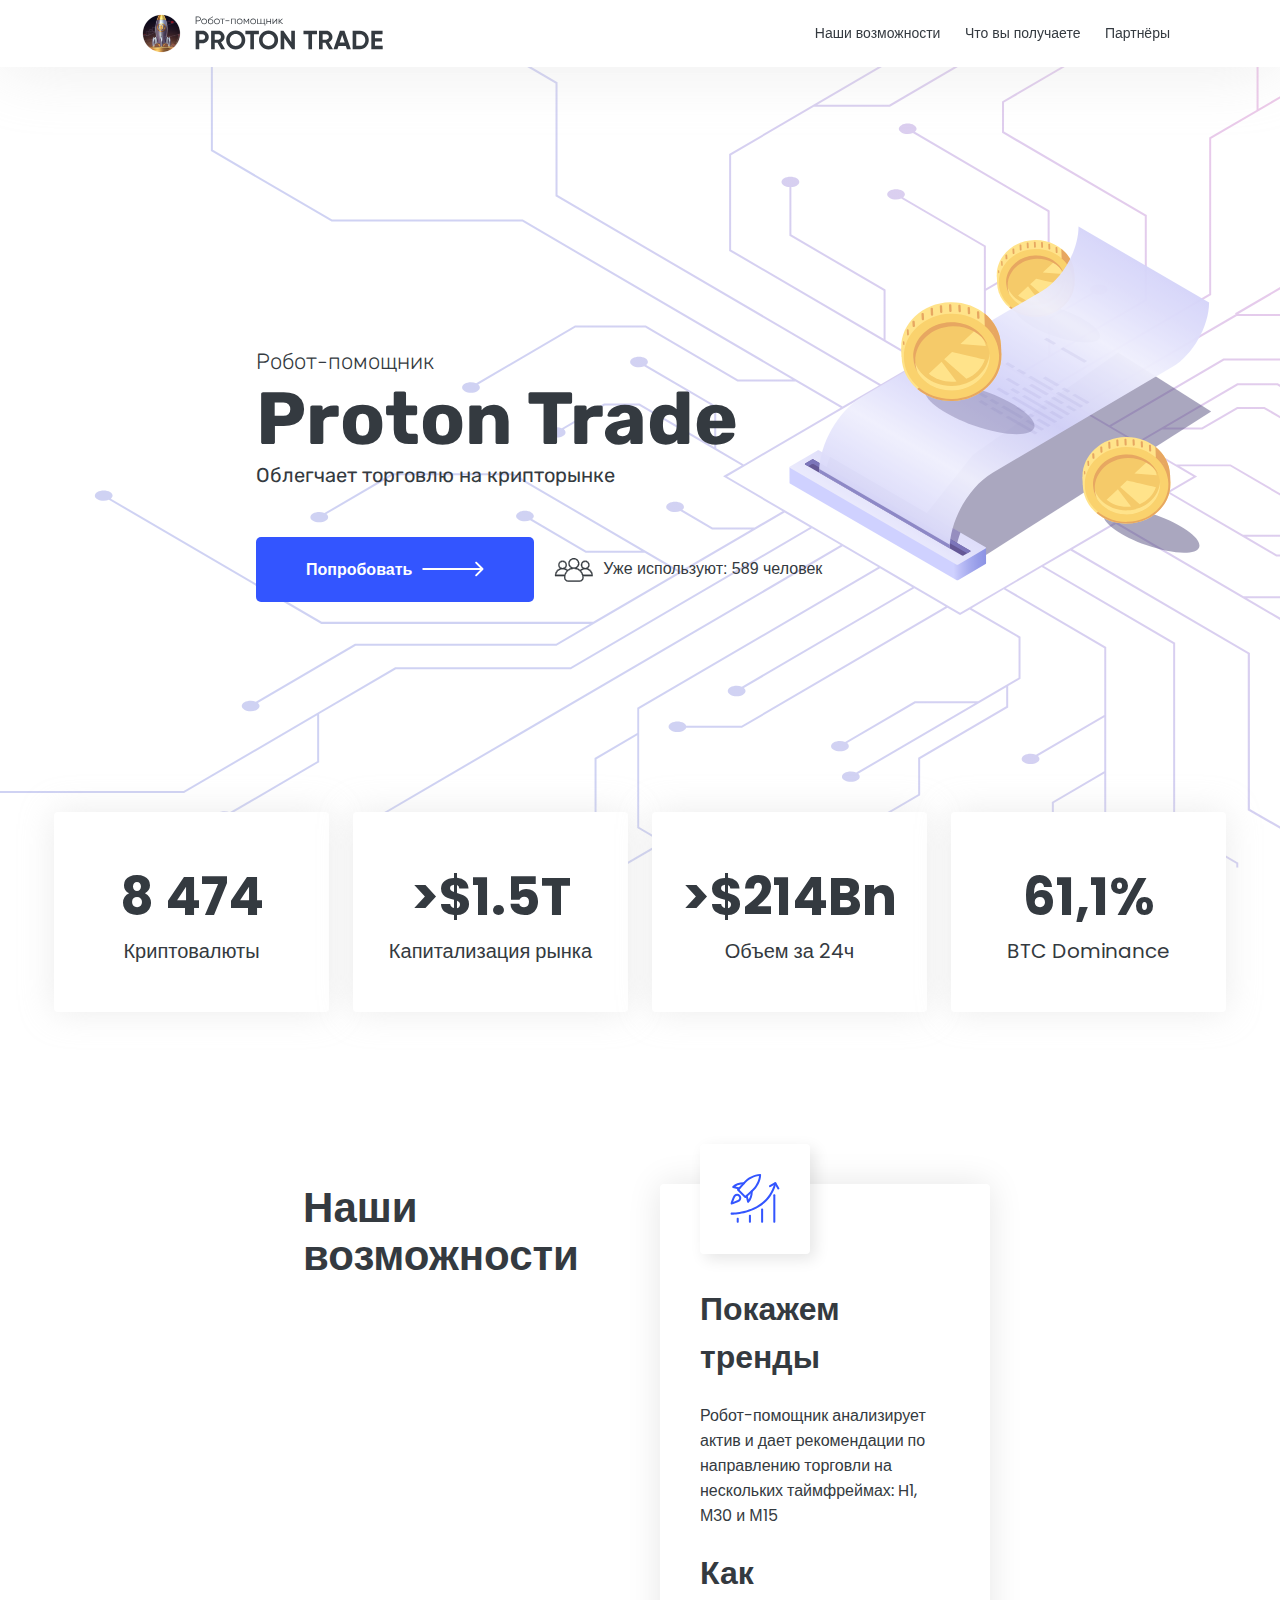
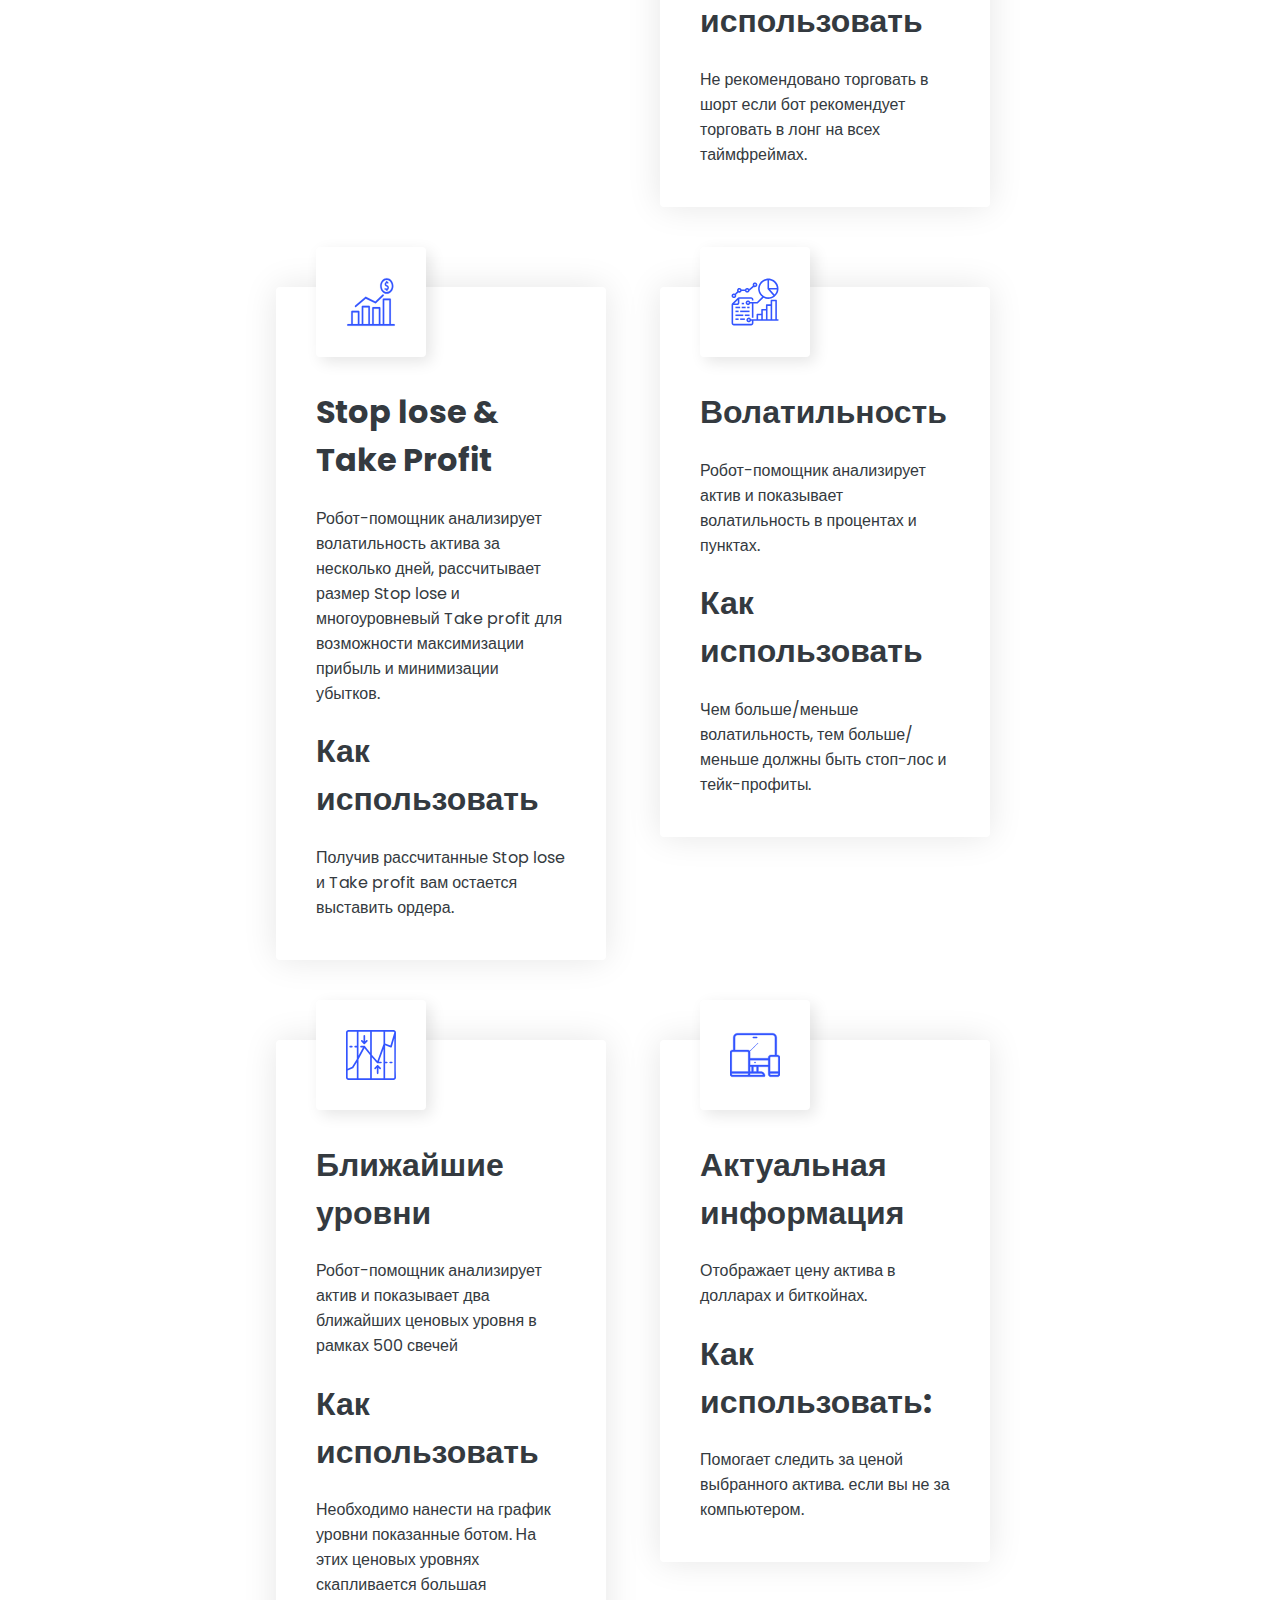
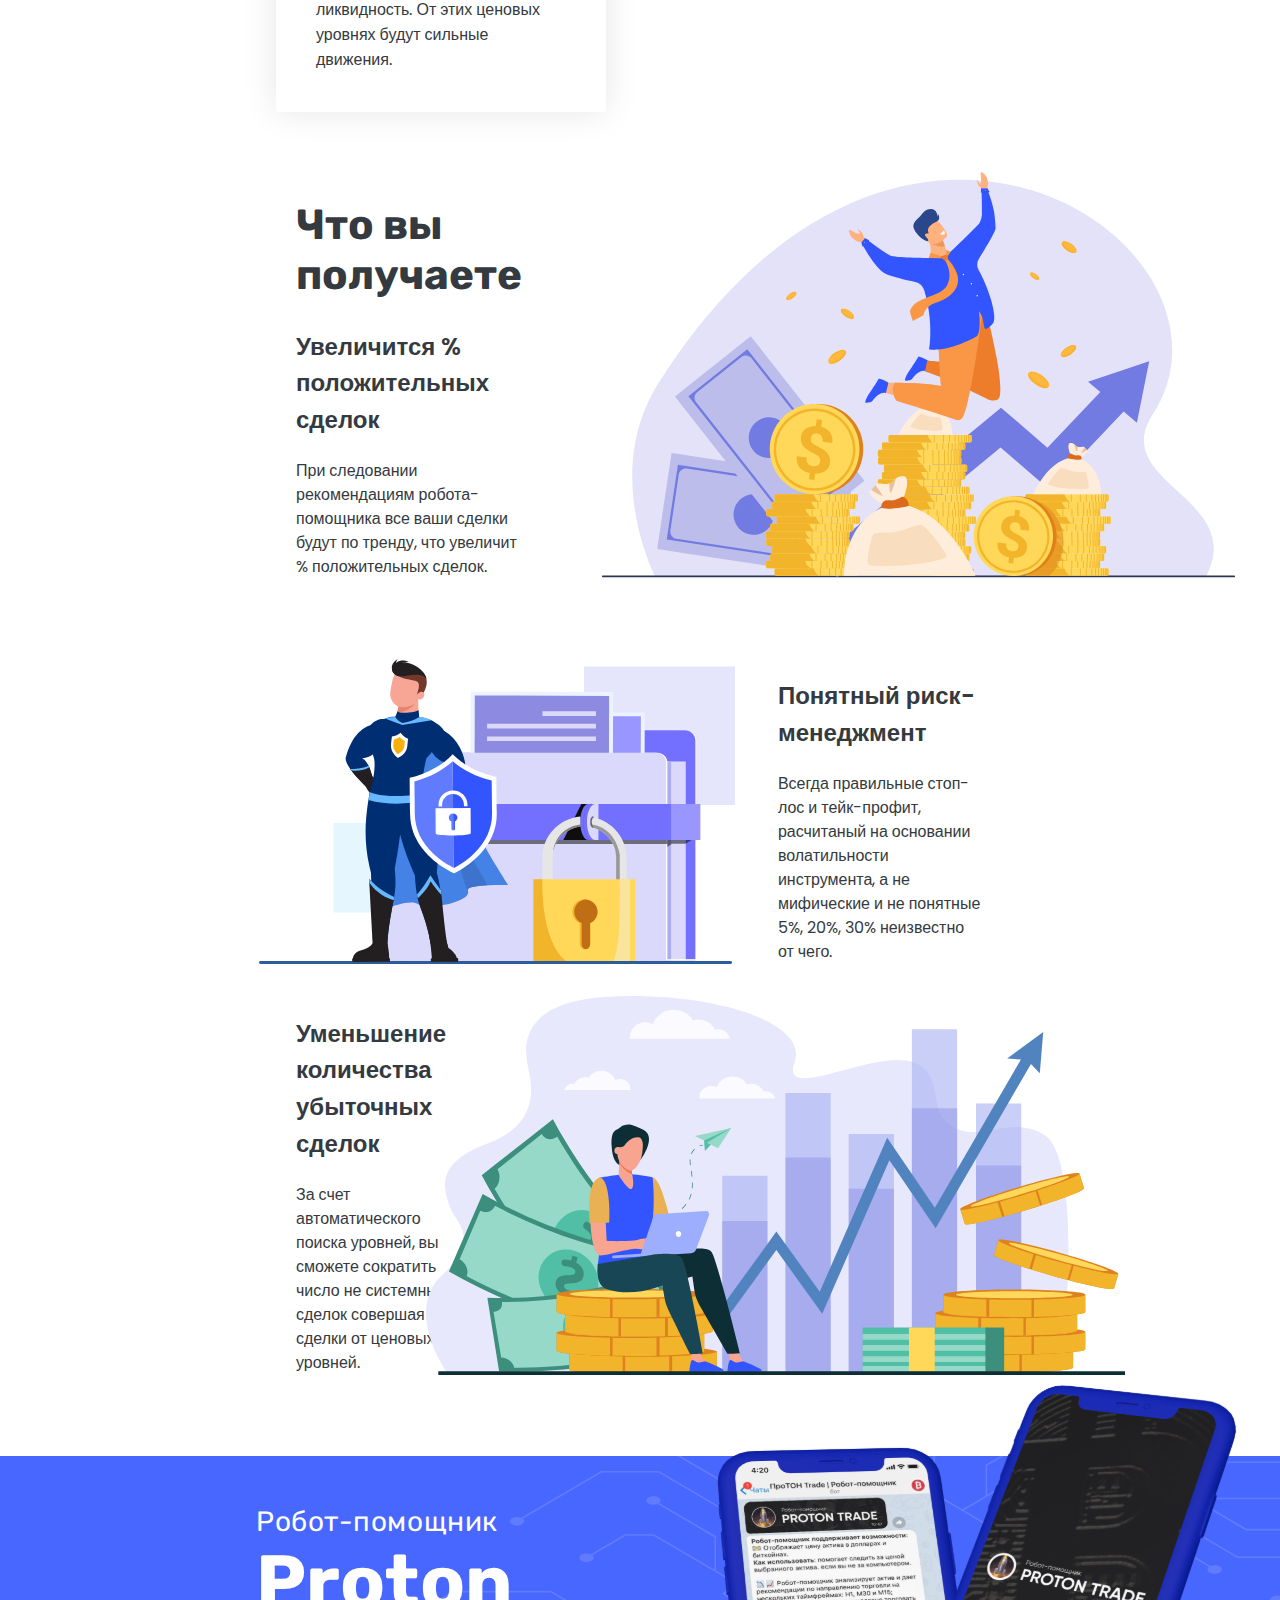
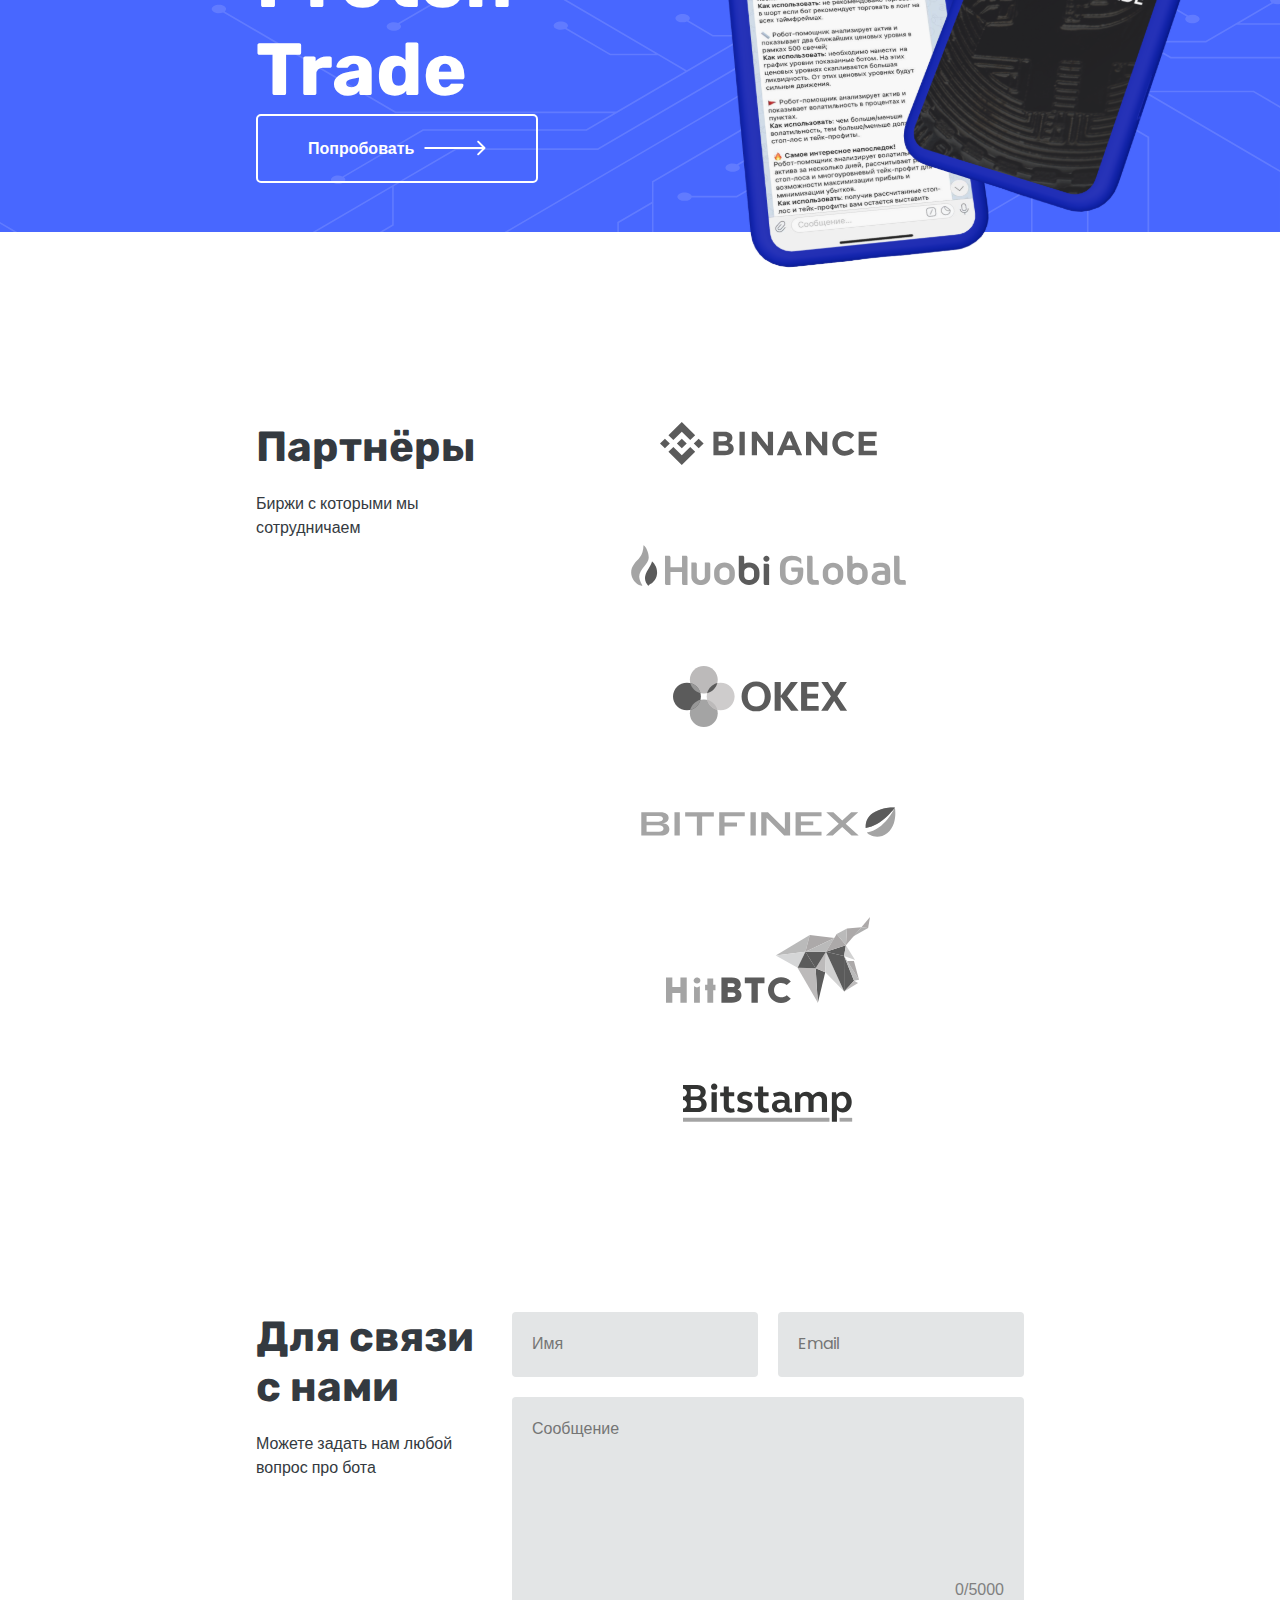
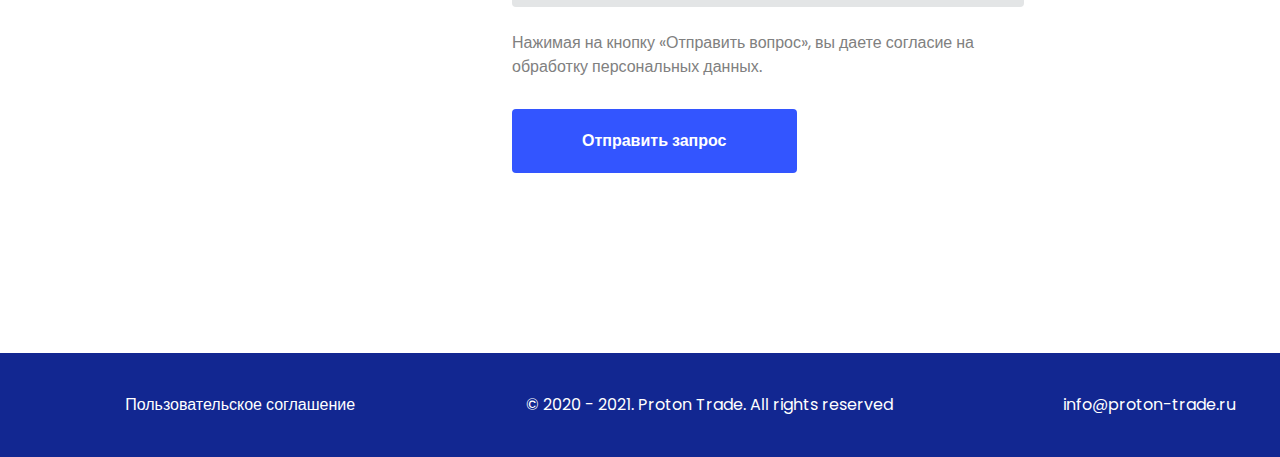
<file: labs 7/z2/index.html>
<!DOCTYPE html>
<html lang="en">
<head>
    <meta charset="UTF-8">
    <meta name="viewport" content="width=device-width, initial-scale=1.0">
    <title>Proton trade</title>
    <link rel="stylesheet" href="styles.css">
    <link rel="preconnect" href="https://fonts.googleapis.com">
    <link rel="preconnect" href="https://fonts.googleapis.com">
    <link rel="preconnect" href="https://fonts.gstatic.com" crossorigin>
    <link href="https://fonts.googleapis.com/css2?family=Rubik:ital,wght@0,300;0,400;0,500;0,600;0,700;0,800;0,900;1,300;1,400;1,500;1,600;1,700;1,800;1,900&display=swap" rel="stylesheet"> 
    <link href="https://fonts.googleapis.com/css2?family=Poppins:ital,wght@0,100;0,200;0,300;0,400;0,500;0,600;0,700;0,800;0,900;1,100;1,200;1,300;1,400;1,500;1,600;1,700;1,800;1,900&display=swap" rel="stylesheet"> 
</head>
<body>
    <header>

        <a class="logo" href="">
            <img src="img/logo.png" height="46.67px" class="logo-img">
            <img src="img/logo-text.svg" height="34.2px;" class="logo-text">
        </a>

        <nav>
            <a class="header-link" href="">Наши возможности</a>
            <a class="header-link" href="">Что вы получаете</a>
            <a class="header-link" href="">Партнёры</a>
        </nav>
        <div class="menu-btn">
            <div class="menu-btn__burger"></div>
          </div>
    </header>

    <div class="header-mobile">
        <nav>
            <a class="header-mobile-link" href="">Наши возможности</a>
            <a class="header-mobile-link" href="">Что вы получаете</a>
            <a class="header-mobile-link" href="">Партнёры</a>
        </nav>
    </div>

    <section id="page1" class="page1">
        <div class="name-page1">
            <div class="name-page1-small">Робот-помощник</div>
            <div class="name-page1-big">Proton Trade</div>
            <div class="name-description">Облегчает торговлю на крипторынке</div>
        </div>
        <div class="btn_count-page1">
            <a href="" class="btn-page1">
                Попробовать <img class="btn_arrow-page1" src="img/Arrow 1.svg">
            </a>
            <div class="count-page1">
                <img class="count-page1-img" src="img/group.svg">Уже используют: 589 человек
            </div>
        </div>
    </section>

    <section id="page2" class="page2">
        <div class="block_of_counts">
            <div class="block_of_count">
                <b>8 474</b>
                <span>Криптовалюты</span>
            </div>
            <div class="block_of_count">
                <b>>$1.5T</b>
                <span>Капитализация рынка</span>
            </div>
            <div class="block_of_count">
                <b>>$214Bn</b>
                <span>Объем за 24ч</span>
            </div>
            <div class="block_of_count">
                <b>61,1%</b>
                <span>BTC Dominance</span>
            </div>     
        </div>

        <div class="block_of_blocks">
            <span class="block-text"><b>Наши возможности</b></span>
            <div class="block">
                <img src="img/icon1.svg" class="img-block">
                <h1>Покажем тренды</h1>
                <span>Робот-помощник анализирует актив и дает рекомендации по направлению торговли на нескольких таймфреймах: H1, М30 и М15</span>
                <h1>Как использовать</h1>
                <span>Не рекомендовано торговать в шорт если бот рекомендует торговать в лонг на всех таймфреймах.</span>
            </div>
            <div class="block">
                <img src="img/icon2.svg" class="img-block">
                <h1>Stop lose & Take Profit</h1>
                <span>Робот-помощник анализирует волатильность актива за несколько дней, рассчитывает размер Stop lose и многоуровневый Take profit для возможности максимизации прибыль и минимизации убытков.</span>
                <h1>Как использовать</h1>
                <span>Получив рассчитанные Stop lose и Take profit вам остается выставить ордера.</span>
            </div>
            <div class="block">
                <img src="img/icon3.svg" class="img-block">
                <h1>Волатильность</h1>
                <span>Робот-помощник анализирует актив и показывает волатильность в процентах и пунктах.</span>
                <h1>Как использовать</h1>
                <span>Чем больше/меньше волатильность, тем больше/меньше должны быть стоп-лос и тейк-профиты.</span>
            </div>
            <div class="block">
                <img src="img/icon4.svg" class="img-block">
                <h1>Ближайшие уровни</h1>
                <span>Робот-помощник анализирует актив и показывает два ближайших ценовых уровня в рамках 500 свечей</span>
                <h1>Как использовать</h1>
                <span>Необходимо нанести на график уровни показанные ботом. На этих ценовых уровнях скапливается большая ликвидность. От этих ценовых уровнях будут сильные движения.</span>
            </div>
            <div class="block">
                <img src="img/icon5.svg" class="img-block">
                <h1>Актуальная информация</h1>
                <span>Отображает цену актива в долларах и биткойнах.</span>
                <h1>Как использовать:</h1>
                <span>Помогает следить за ценой выбранного актива. если вы не за компьютером.</span>
            </div>
        </div>
    </section>

    <section class="page3">
        <h1 class="gets-text-h1 gets-text-h1-2">Что вы получаете</h1>
        <article class="gets">
            <div class="gets-text">
                <h1 class="gets-text-h1 gets-text-h1-1">Что вы получаете</h1>
            <h2>Увеличится % положительных сделок</h2>
            <span>При следовании рекомендациям робота-помощника все ваши сделки будут по тренду, что увеличит % положительных сделок.</span>
            </div>
            <div class="gets-img">
                <img src="img/illustration1.svg">
            </div>
        </article>
        <article class="gets">
            <div class="gets-img">
                <img src="img/illustration2.svg">
            </div>
            <div class="gets-text">
                <h2>Понятный риск-менеджмент</h2>
                <span>Всегда правильные стоп-лос и тейк-профит, расчитаный на основании волатильности инструмента, а не мифические и не понятные 5%, 20%, 30% неизвестно от чего.</span>
            </div>
        </article>
        <article class="gets">
            <div class="gets-text">
                <h2>Уменьшение количества убыточных сделок</h2>
                <span>За счет автоматического поиска уровней, вы сможете сократить число не системных сделок совершая сделки от ценовых уровней.</span>
            </div>
            <div class="gets-img">
                <img src="img/illustration3.svg">
            </div>
        </article>
    </section>

    <section class="page4">
        <div class="page4-text">
            <span>Робот-помощник</span>
            <b>Proton Trade</b>
            <a href="" class="btn-page4">
                Попробовать <img class="btn_arrow-page4" src="img/Arrow 1.svg">
            </a>
        </div>
        <div class="page4-img">
            <img src="img/phones.svg">
        </div>
    </section>

    <section class="page5">
        <div class="page5-text">
            <b>Партнёры</b>
            <span>Биржи с которыми мы сотрудничаем</span>
        </div>
        <div class="partners">
            <a href=""><img src="img/binance.svg"></a>
            <a href=""><img src="img/huobi_global.svg"></a>
            <a href=""><img src="img/okex.svg"></a>
            <a href=""><img src="img/bitfinex.svg"></a>
            <a href=""><img src="img/hitBTC.svg"></a>
            <a href=""><img src="img/bitstamp.svg"></a>
        </div>
    </section>

    <section class="page6">
        <div class="page6-text">
            <b>Для связи с нами</b>
            <span>Можете задать нам любой вопрос про бота</span>
        </div>
        <form method="POST" class="page6-form">
            <div class="page6-form-1">
                <input placeholder="Имя" name="name" type="text" class="name">
                <input placeholder="Email" name="mail" type="email" class="mail">
            </div>
            <textarea onkeyup="count(this.value.length)" placeholder="Сообщение" name="message" class="message" cols="30" rows="10"></textarea>
            <div id="count_chars" class="count_chars">0/5000</div>
            <span class="page6-form-small_text">Нажимая на кнопку «Отправить вопрос», вы даете согласие на обработку персональных данных.</span>
            <input type="submit" value="Отправить запрос" class="done">
        </form>
    </section>

    <footer>
        <a href="" class="footer-text">Пользовательское соглашение</a>
        <span class="footer-text">© 2020 - 2021. Proton Trade. All rights reserved</span>
        <a href="mailto:info@proton-trade.ru" class="footer-text">info@proton-trade.ru</a>            
    </footer>

    <script src="script.js"></script>

    <a href="#page1"><img src="img/button_up.svg" width="50px" id="button_up" class="button_up"></a>

</body>
</html>
</file>
<file: labs 7/z2/styles.css>
body{
    width: 100vw;
    padding: 0;
    margin: 0;
    font-family: Arial;
    color: #343A40;
    overflow-x: hidden;
    max-width: 100vw;
}
header{
    min-height: 64px;
    width: 100vw;
    position: fixed;
    top: 0;
    left: 0;
    filter: drop-shadow(0px 0px 34px rgba(208, 208, 208, 0.4));
    display: flex;
    justify-content: space-between;
    align-items: center;
    background-color: #FFF;
    z-index: 9999999999999999999;
}
header nav{
    margin-right: 100px;
}
.header-link{
    text-decoration: none;
    font-family: Poppins, Arial;
    font-style: normal;
    font-weight: normal;
    font-size: 14px;
    color: #343A40;
    margin: 10px;
}
.page1{
    width: 100vw;
    height: 100vh;
    background-image: url(img/background.svg);
    background-repeat: no-repeat;
    background-size: cover;
    background-position: center;
    display: flex;
    justify-content: center;
    align-items: flex-start;
    flex-flow: column;
}
.logo{
    display: flex;
    align-items: center;
    margin-left: 10vw;
}
.logo-img{
    margin: 10px;
}
.name-page1{
    margin: 50px;
    margin-left: 20vw;
    color: #343A40;
}
.name-page1-big{
    font-family: Rubik;
    font-style: normal;
    font-weight: bold;
    font-size: 74px;
    line-height: 88px;
}
.name-page1-small{
    font-family: Rubik;
    font-style: normal;
    font-weight: 300;
    font-size: 22px;
    line-height: 26px;
}
.name-description{
    font-family: Rubik;
    font-style: normal;
    font-weight: normal;
    font-size: 20px;
    line-height: 24px;
}
.btn_count-page1{
    margin-left: 20vw;
    display: flex;
    align-items: center;
    flex-wrap: wrap;
}
.btn-page1{
    background-color: #3355FF;
    color: #FFF;
    cursor: pointer;
    border-radius: 5px;
    padding: 20px;
    font-family: Poppins, Arial;
    font-style: normal;
    font-weight: 600;
    display: flex;
    align-items: center;
    padding-left: 50px;
    padding-right: 50px;
    text-decoration: none;
}
.btn_arrow-page1{
    margin-left: 10px;
}
.count-page1{
    padding: 20px;
    display: flex;
    align-items: center;
}
.count-page1-img{
    margin-right: 10px;
}
.block_of_counts{
    display: flex;
    flex-wrap: wrap;
    width: 100vw;
    justify-content: center;
}
.block_of_count{
    width: 275px;
    height: 200px;
    box-shadow: 0px 0px 34px rgba(208, 208, 208, 0.4);
    border-radius: 4px;
    display: flex;
    justify-content: center;
    align-items: center;
    flex-flow: column;
    transform: translateY(-100px);
    background-color: #FFF;
    margin: 12px;
}
.block_of_count b{
    font-family: Poppins, Arial;
    font-style: normal;
    font-weight: bold;
    font-size: 52px;
    line-height: 78px;
}
.block_of_count span{
    font-family: Poppins, Arial;
    font-style: normal;
    font-weight: normal;
    font-size: 20px;
    line-height: 30px;
}
.block_of_blocks{
    display: grid;
    grid-template-columns: repeat(auto-fill, minmax(330px, 1fr));
    /* column-count: 3; */
    margin-left: 20vw;
    margin-right: 20vw;
    justify-content: center;
}
.block{
    width: 250px;
    background: #FFFFFF;
    box-shadow: 0px 0px 34px rgba(0, 0, 0, 0.1);
    border-radius: 4px;
    padding: 40px;
    margin: 20px;
    height: max-content;
    font-family: Poppins, Arial;
    padding-top: 80px;
    margin-top: 60px;
}
.block-text{
    width: 250px;
    display: flex;
    min-height: 300px;
    justify-content: center;
    font-size: 42px;
    padding: 40px;
    margin: 20px;
    height: max-content;
}
.img-block{
    width: 50px;
    height: 50px;
    border-radius: 4px;
    padding: 30px;
    background-color: #FFF;
    position: absolute;
    box-shadow: 5px 5px 15px rgba(0, 0, 0, 0.1);
    transform: translateY(-120px);
}
.page3{
    display: flex;
    flex-flow: column;
    margin-left: 20vw;
    margin-right: 20vw;
}
.gets{
    display: grid;
    grid-template-columns: 1fr 1fr;
}
.gets-text{
    padding: 40px;
}
.gets-img{
    padding: 40px;
}
.gets-text-h1{
    font-family: Rubik, Arial;
    font-style: normal;
    font-weight: bold;
    font-size: 42px;
    line-height: 50px;
}
.gets-text h2{
    font-family: Poppins, Arial;
    font-style: normal;
    font-weight: 600;
    font-size: 24px;
    line-height: 153%;
}
.gets-text span{
    font-family: Poppins, Arial;
    font-style: normal;
    font-weight: normal;
    font-size: 16px;
    line-height: 24px;
}
.gets-img{
    display: flex;
    justify-content: center;
}
.page4{
    background-color: #4867FF;
    height: 376px;
    margin-top: 150px;
    margin-bottom: 100px;
    background-image: url(img/Vector.svg);
    background-repeat: no-repeat;
    background-size: cover;
    display: grid;
    grid-template-columns: 1fr 1fr;
}
.page4 *{
    display: flex;
    justify-content: center;
    align-items: center;
}
.page4-img img{
    display: flex;
    justify-content: center;
    align-items: center;
    position: absolute;
}
.page4-text{
    display: flex;
    flex-flow: column;
    align-items: flex-start;
    padding-left: 20vw;
}
.page4-text span{
    font-family: Rubik;
    font-style: normal;
    font-weight: normal;
    font-size: 28px;
    line-height: 33px;
    letter-spacing: 0.02em;
    color: #FFF;
}
.page4-text b{
    font-family: Rubik;
    font-style: normal;
    font-weight: bold;
    font-size: 74px;
    line-height: 88px;
    color: #FFF;
}
.btn-page4{
    color: #FFF;
    cursor: pointer;
    border-radius: 5px;
    padding: 20px;
    font-family: Poppins, Arial;
    font-style: normal;
    font-weight: 600;
    display: flex;
    align-items: center;
    padding-left: 50px;
    padding-right: 50px;
    text-decoration: none;
    border: 2px solid #FFF;
}
.btn_arrow-page4{
    margin-left: 10px;
}
.page5{
    display: grid;
    grid-template-columns: 1fr 2fr;
    margin-left: 20vw;
    margin-right: 20vw;
    margin-top: 150px;
    margin-bottom: 150px;
}
.page5-text{
    display: flex;
    flex-flow: column;
    margin-top: 40px;
}
.page5-text b{
    font-family: Rubik, Arial;
    font-style: normal;
    font-size: 42px;
    line-height: 50px;
    margin-bottom: 20px;
}
.page5-text span{
    font-family: Poppins, Arial;
    font-style: normal;
    font-weight: normal;
    font-size: 16px;
    line-height: 24px;
}
.partners{
    display: flex;
    flex-wrap: wrap;
    justify-content: center;
    align-items: stretch;
}
.partners a{
    margin: 40px;
    display: flex;
    align-items: flex-end;
}
.page6{
    display: grid;
    grid-template-columns: 1fr 2fr;
    margin-left: 20vw;
    margin-right: 20vw;
    margin-top: 150px;
    margin-bottom: 150px;
}
.page6-text{
    display: flex;
    flex-flow: column;
}
.page6-text b{
    font-family: Rubik, Arial;
    font-style: normal;
    font-size: 42px;
    line-height: 50px;
    margin-bottom: 20px;
    margin-right: 20px;
}
.page6-text span{
    font-family: Poppins, Arial;
    font-style: normal;
    font-weight: normal;
    font-size: 16px;
    line-height: 24px;
    margin-right: 20px;
}
.page6-form-1{
    display: flex;
    height: 65px;
    justify-content: space-between;
    width: 100%;
}
.name{
    width: 50%;
    background-color: #E3E5E6;
    border: none;
    padding: 20px;
    font-family: Poppins, Arial;
    font-style: normal;
    font-weight: normal;
    font-size: 16px;
    line-height: 24px;
    margin-right: 10px;
    border-radius: 4px;
}
.mail{
    width: 50%;
    background-color: #E3E5E6;
    border: none;
    padding: 20px;
    font-family: Poppins, Arial;
    font-style: normal;
    font-weight: normal;
    font-size: 16px;
    line-height: 24px;
    margin-left: 10px;
    border-radius: 4px;
}
.message{
    width: calc(100% - 40px);
    height: 170px;
    margin-top: 20px;
    resize: none;
    background-color: #E3E5E6;
    border: none;
    padding: 20px;
    font-family: Poppins, Arial;
    font-style: normal;
    font-weight: normal;
    font-size: 16px;
    line-height: 24px;
    border-radius: 4px;
    margin-bottom: 20px;
}
.page6-form-small_text{
    color: #808080;
    font-family: Poppins, Arial;
    font-style: normal;
    font-weight: normal;
    font-size: 16px;
    line-height: 24px;
}
.done{
    background: #3355FF;
    color: #FFF;
    font-style: normal;
    font-weight: 600;
    font-size: 16px;
    line-height: 24px;
    border: 0 solid #FFF;
    border-radius: 4px;
    padding: 20px;
    font-family: Poppins, Arial;
    font-style: normal;
    font-weight: 600;
    font-size: 16px;
    line-height: 24px;
    padding-left: 70px;
    padding-right: 70px;
    margin-top: 30px;
    margin-bottom: 30px;
}
footer{
    background: #122791;
    width: 100vw;
    position: absolute;
    left: 0;
    color: #FFF;
    display: flex;
    justify-content: space-around;
    align-items: center;
    font-family: Poppins, Arial;
    font-style: normal;
    font-weight: normal;
    font-size: 16px;
    line-height: 24px;
    flex-wrap: wrap;
    padding: 40px;
}
.button_up{
    position: fixed;
    right: 50px;
    bottom: 150px;
    background-color: rgba(255, 255, 255, 0.822);
    border-radius: 9999999999999px;
    transition: .5s;
    opacity: 0;
}
footer *{
    text-align: center;
}
footer a{
    color: #FFF;
    text-decoration: none;
}
.menu-btn {
    position: absolute;
    right: 20px;
    display: flex;
    justify-content: center;
    align-items: center;
    width: 80px;
    height: 80px;
    cursor: pointer;
    transition: all .5s ease-in-out;
    display: none;
}
.menu-btn__burger {
    width: 50px;
    height: 3px;
    background: #343A40;
    border-radius: 5px;
    transition: all .5s ease-in-out;
}
.menu-btn__burger::before,
.menu-btn__burger::after {
    content: '';
    position: absolute;
    width: 50px;
    height: 3px;
    background: #343A40;
    border-radius: 5px;
    transition: all .5s ease-in-out;
}
.menu-btn__burger::before {
    transform: translateY(-16px);
}
.menu-btn__burger::after {
    transform: translateY(16px);
}
.menu-btn.open .menu-btn__burger {
    transform: translateX(-50px);
    background: transparent;
    box-shadow: none;
}
.menu-btn.open .menu-btn__burger::before {
    transform: rotate(45deg) translate(35px, -35px);
}
.menu-btn.open .menu-btn__burger::after {
    transform: rotate(-45deg) translate(35px, 35px);
}
.gets-text-h1-2{
    display: none;
    text-align: center;
    width: 100%;
}
.count_chars{
    position: absolute;
    transform: translate(20px, -50px);
    color: #808080;
    width: calc(40% - 40px);
    display: flex;
    justify-content: flex-end;
}
.header-mobile{
    width: 100vw;
    height: 100vh;
    position: fixed;
    top: 0;
    left: 0;
    background-color: #FFF;
    z-index: 999999;
    display: flex;
    justify-content: center;
    align-items: center;
    transition: .5s;
    transform: translateX(100vw);
}
.header-mobile nav{
    display: flex;
    flex-flow: column;
    justify-content: center;
    align-items: center;
}
.header-mobile-link{
    text-decoration: none;
    font-size: 7vw;
    margin: 20px;
    color: #343A40;

}
@media screen and (max-width: 850px) {
    .menu-btn{
        display: flex;
    }
    .header-link{
        display: none;
    }
}
@media screen and (max-width: 1200px){
    .block_of_blocks{
        column-count: 1;
        grid-template-columns: none;
    }
    .block-text{
        min-height: 0;
    }
    .gets{
        display: flex;
        flex-flow: column;
    }
    .gets-img{order: 1;}
    .gets-text{order: 2;}
    .gets-text-h1-2{
        display: flex;
        justify-content: center;
    }
    .gets-text-h1-1{
        display: none;
    }
    .page6{
        display: flex;
        flex-flow: column;
        margin-right: 2vw;
        margin-left: 2vw;
    }
    .page6-text{
        margin-bottom: 20px;
    }
    .done{
        width: 100%;
    }
    .count_chars{
        width: calc(100% - 80px);
    }
}
@media screen and (max-width: 600px){
    .gets-img img{
        width: 100vw;
    }
    .page4-text span{
        font-size: 18px;
    }
    .page4-text{
        margin-top: 100px;
        padding-left: 5vw;
    }
    .page4{
        height: 476px;
    }
    .page4-img img{
        transform: translateY(-50%);
    }
}
@media (orientation: portrait){
    .logo{
        margin-left: 5vw;
    }
    .logo-img{
        width: 10vw;
        height: 10vw;
    }
    .logo-text{
        width: 40vw;
    }
    .menu-btn{
        width: 20vw;
    }
    .gets-text{
        padding: 0;
    }
    .page5{
        display: flex;
        flex-flow: column;
        align-items: center;
    }
    .page5-text{
        align-items: center;
    }
    .page6-form-1{
        flex-flow: column;
        justify-content: center;
        height: auto;
    }
    .name{
        width: calc(100% - 40px);
        margin-right: 0;
        margin-bottom: 20px;
    }
    .mail{
        width: calc(100% - 40px);
        margin-left: 0;
    }
    .page6{
        margin-bottom: 0;
    }
    .page6-text{
        padding-left: 6vw;
    }
    .button_up{
        bottom: 25px;
        right: 25px;
    }
    footer{
        padding: 5px;
    }
}
@media screen and (max-width: 1000px){
    .page4-img img{
        height: 300px;
        transform: translateY(-75%);
        right: -30px;
    }
}
@media screen and (max-width: 400px){
    .page4-img img{
        left: 0;
        width: 100vw;
    }
}
</file>
